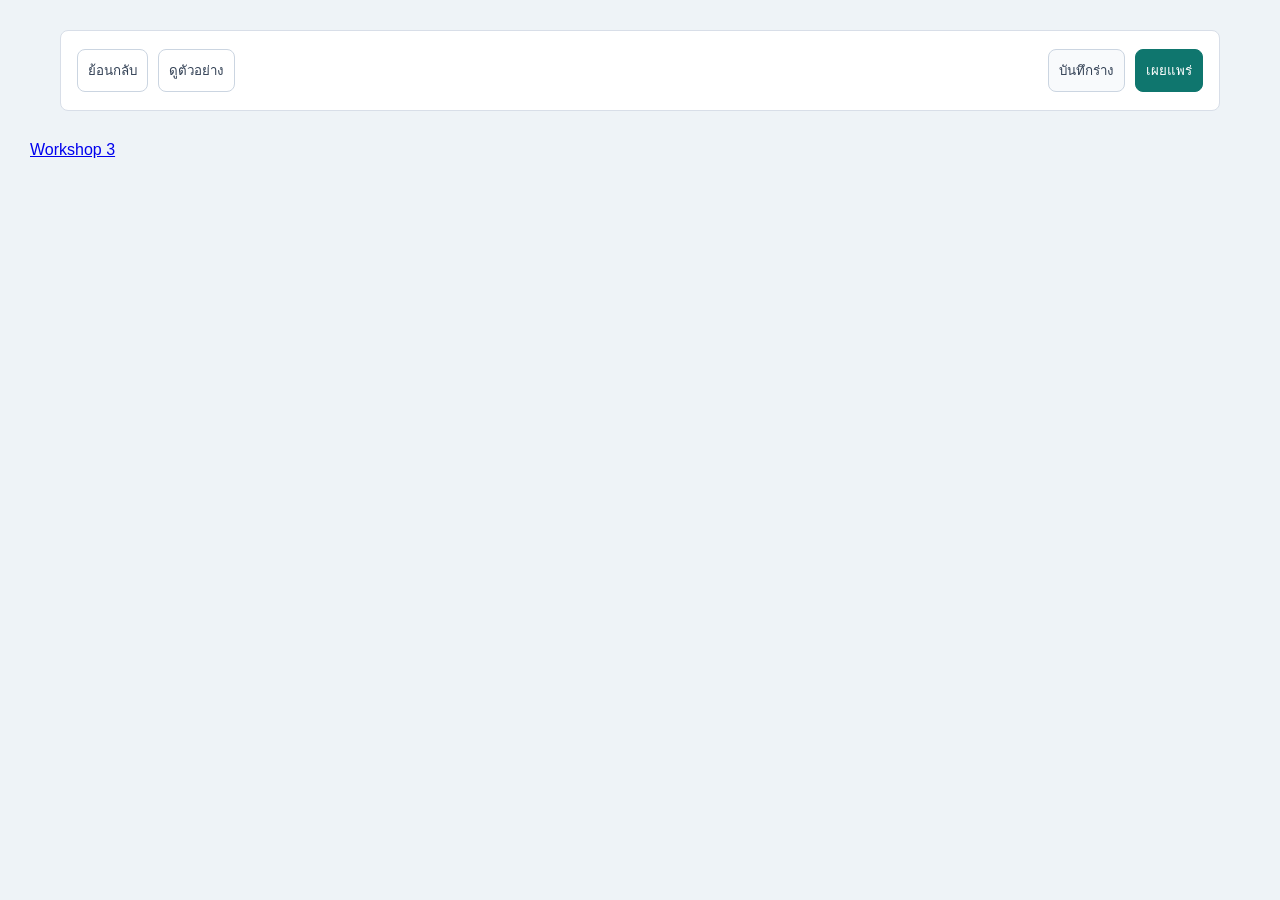
<file: workshop-2/index.html>
<!doctype html>
<html lang="en">
  <head>
    <meta charset="UTF-8" />
    <meta name="viewport" content="width=device-width, initial-scale=1.0" />
    <link rel="stylesheet" href="index.css" />
    <title>Workshop 2</title>
  </head>
  <body>
    <div class="panel">
      <div class="action-bar">
        <div class="action-group">
          <button>ย้อนกลับ</button>
          <button>ดูตัวอย่าง</button>
        </div>

        <div class="action-group">
          <button class="secondary">บันทึกร่าง</button>
          <button class="primary">เผยแพร่</button>
        </div>
      </div>
    </div>
    <a href="/workshop-3/index.html">Workshop 3</a>
  </body>
</html>
</file>
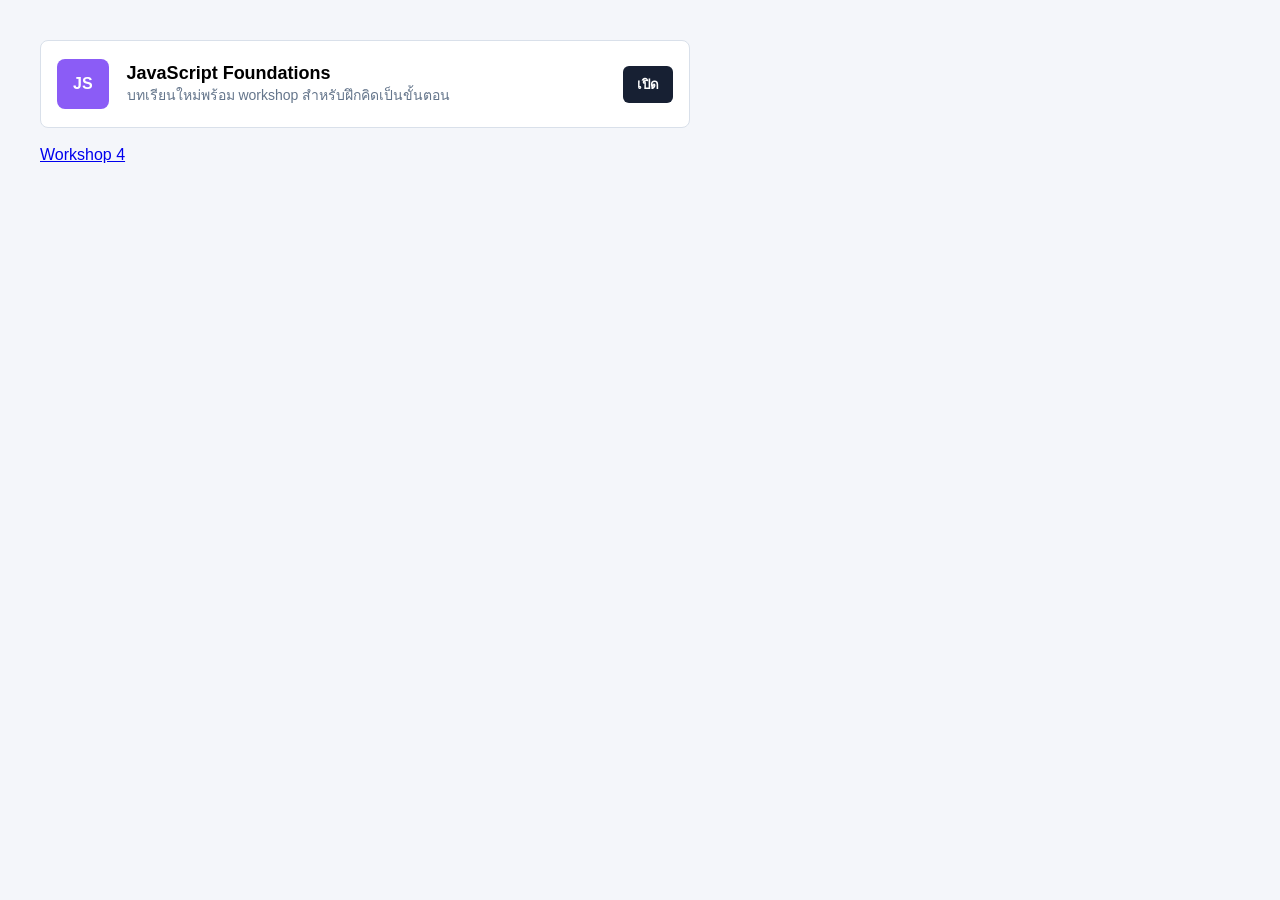
<file: workshop-3/index.html>
<!doctype html>
<html lang="en">
  <head>
    <meta charset="UTF-8" />
    <meta name="viewport" content="width=device-width, initial-scale=1.0" />
    <link rel="stylesheet" href="index.css" />
    <title>Workshop 3</title>
  </head>
  <body>
    <article class="media">
      <div class="avatar">JS</div>

      <div class="media__content">
        <p class="media__title">JavaScript Foundations</p>
        <p class="media__meta">
          บทเรียนใหม่พร้อม workshop สำหรับฝึกคิดเป็นขั้นตอน
        </p>
      </div>

      <button class="media__action">เปิด</button>
    </article>
    <br />
    <a href="/workshop-4/index.html">Workshop 4</a>
  </body>
</html>
</file>
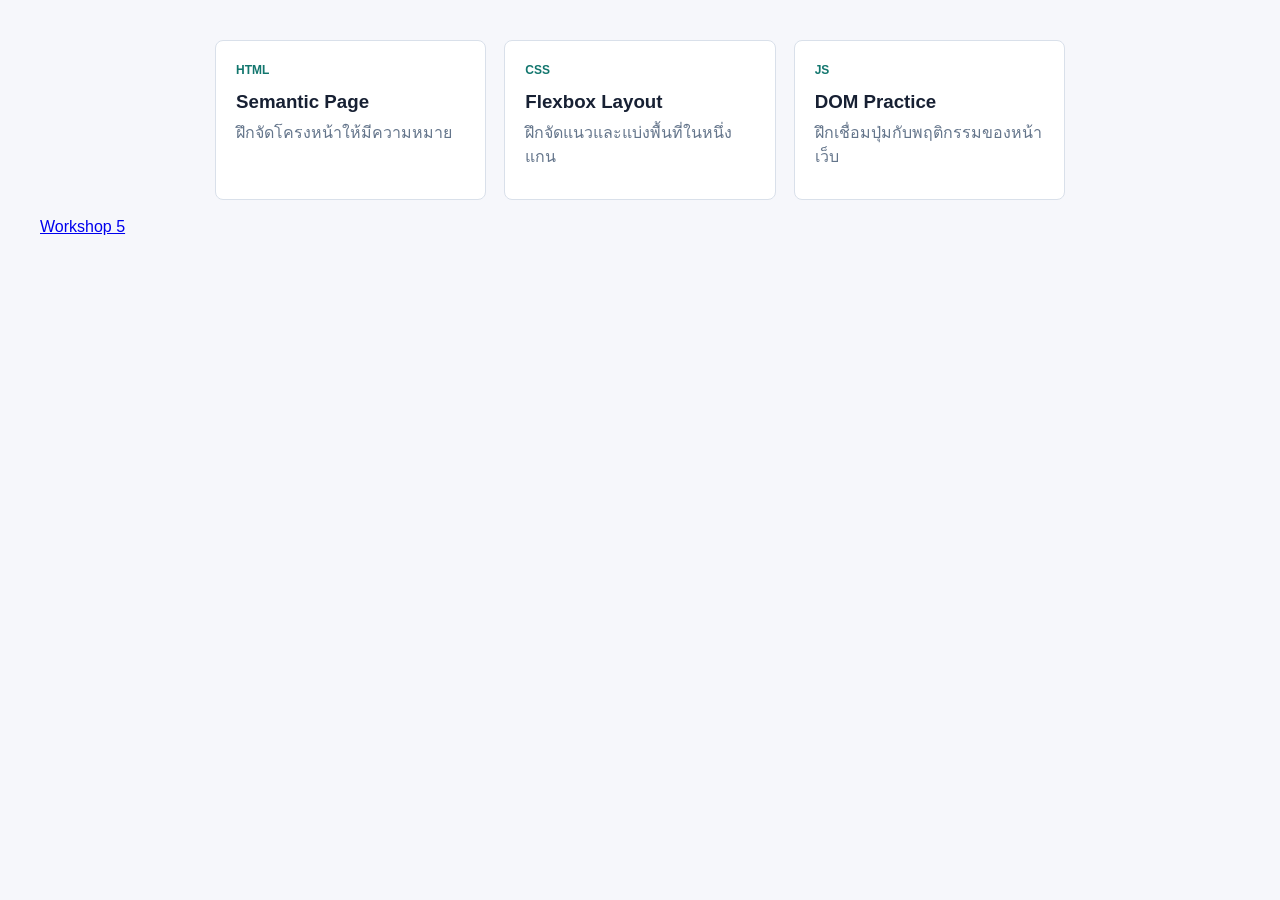
<file: workshop-4/index.html>
<!doctype html>
<html lang="en">
  <head>
    <meta charset="UTF-8" />
    <meta name="viewport" content="width=device-width, initial-scale=1.0" />
    <link rel="stylesheet" href="index.css" />
    <title>Workshop 4</title>
  </head>
  <body>
    <section class="card-list">
      <article class="card">
        <p class="card__eyebrow">HTML</p>
        <h3>Semantic Page</h3>
        <p>ฝึกจัดโครงหน้าให้มีความหมาย</p>
      </article>

      <article class="card">
        <p class="card__eyebrow">CSS</p>
        <h3>Flexbox Layout</h3>
        <p>ฝึกจัดแนวและแบ่งพื้นที่ในหนึ่งแกน</p>
      </article>

      <article class="card">
        <p class="card__eyebrow">JS</p>
        <h3>DOM Practice</h3>
        <p>ฝึกเชื่อมปุ่มกับพฤติกรรมของหน้าเว็บ</p>
      </article>
    </section>
    <br />
    <a href="/workshop-5/index.html">Workshop 5</a>
  </body>
</html>
</file>
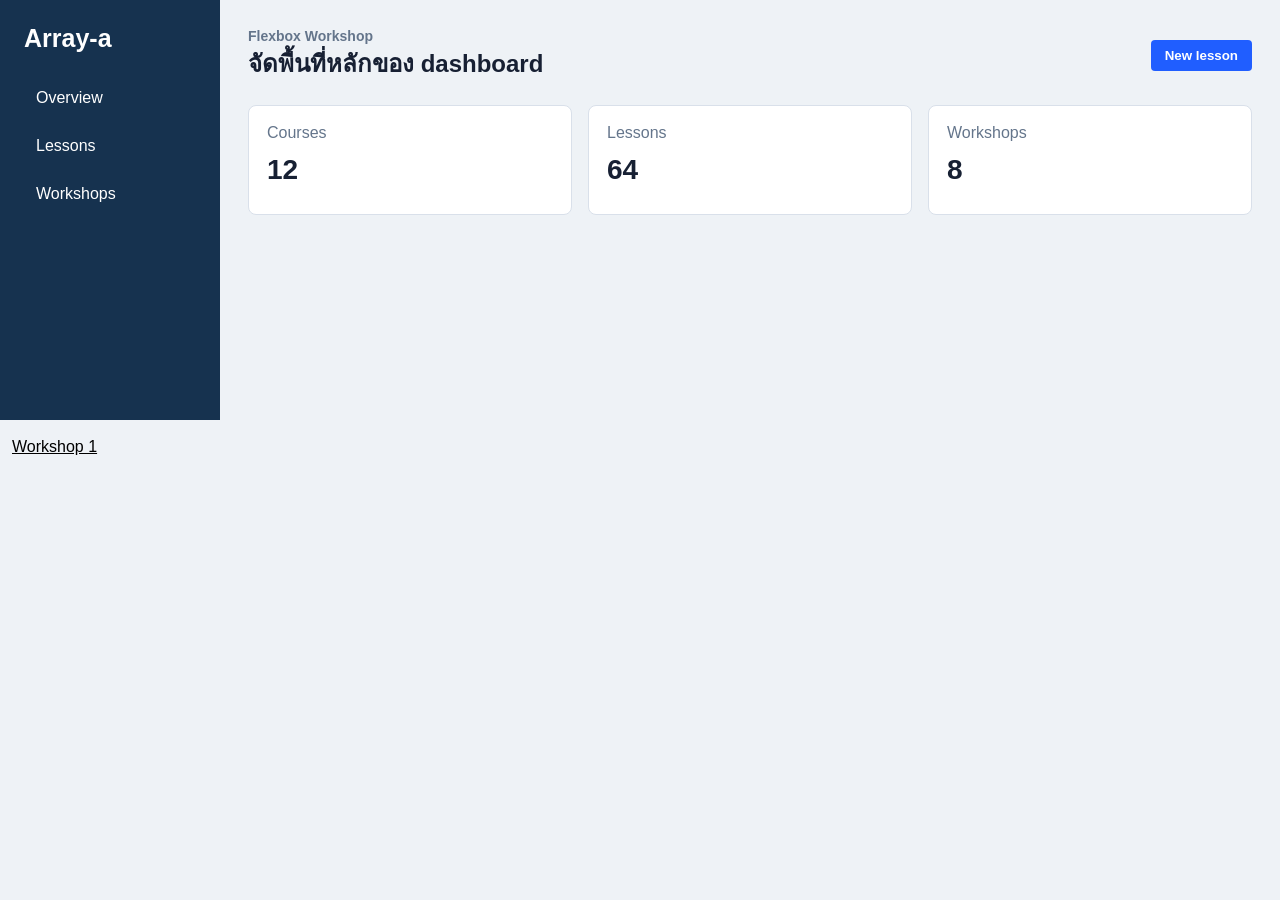
<file: workshop-5/index.html>
<!doctype html>
<html lang="en">
  <head>
    <meta charset="UTF-8" />
    <meta name="viewport" content="width=device-width, initial-scale=1.0" />
    <link rel="stylesheet" href="index.css" />
    <title>Workshop 5</title>
  </head>
  <body>
    <main class="dashboard">
      <aside class="sidebar">
        <p class="logo">Array-a</p>
        <a href="#">Overview</a>
        <a href="#">Lessons</a>
        <a href="#">Workshops</a>
      </aside>

      <section class="main">
        <div class="topbar">
          <div>
            <p class="label">Flexbox Workshop</p>
            <h1>จัดพื้นที่หลักของ dashboard</h1>
          </div>
          <button>New lesson</button>
        </div>

        <div class="summary">
          <article>Courses<br /><strong>12</strong></article>
          <article>Lessons<br /><strong>64</strong></article>
          <article>Workshops<br /><strong>8</strong></article>
        </div>
      </section>
    </main>
    <br />
    <div class="link-workshop">
      <a href="/workshop-1/index.html">Workshop 1</a>
    </div>
  </body>
</html>
</file>
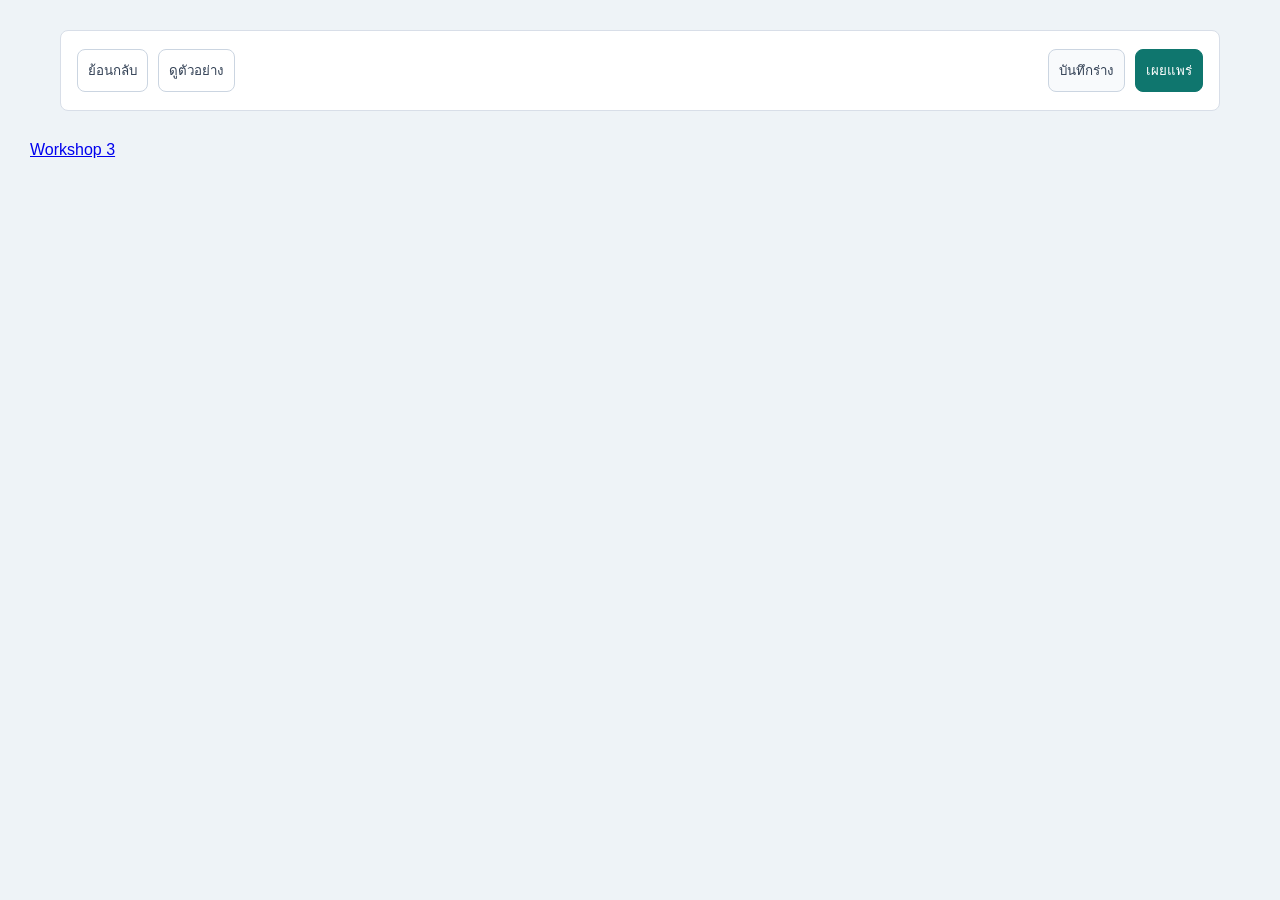
<file: ws-2.html>
<!doctype html>
<html lang="en">
  <head>
    <meta charset="UTF-8" />
    <meta name="viewport" content="width=device-width, initial-scale=1.0" />
    <link rel="stylesheet" href="ws-2.css" />
    <title>Workshop 2</title>
  </head>
  <body>
    <div class="panel">
      <div class="action-bar">
        <div class="action-group">
          <button>ย้อนกลับ</button>
          <button>ดูตัวอย่าง</button>
        </div>

        <div class="action-group">
          <button class="secondary">บันทึกร่าง</button>
          <button class="primary">เผยแพร่</button>
        </div>
      </div>
    </div>
    <a href="ws-3.html">Workshop 3</a>
  </body>
</html>
</file>
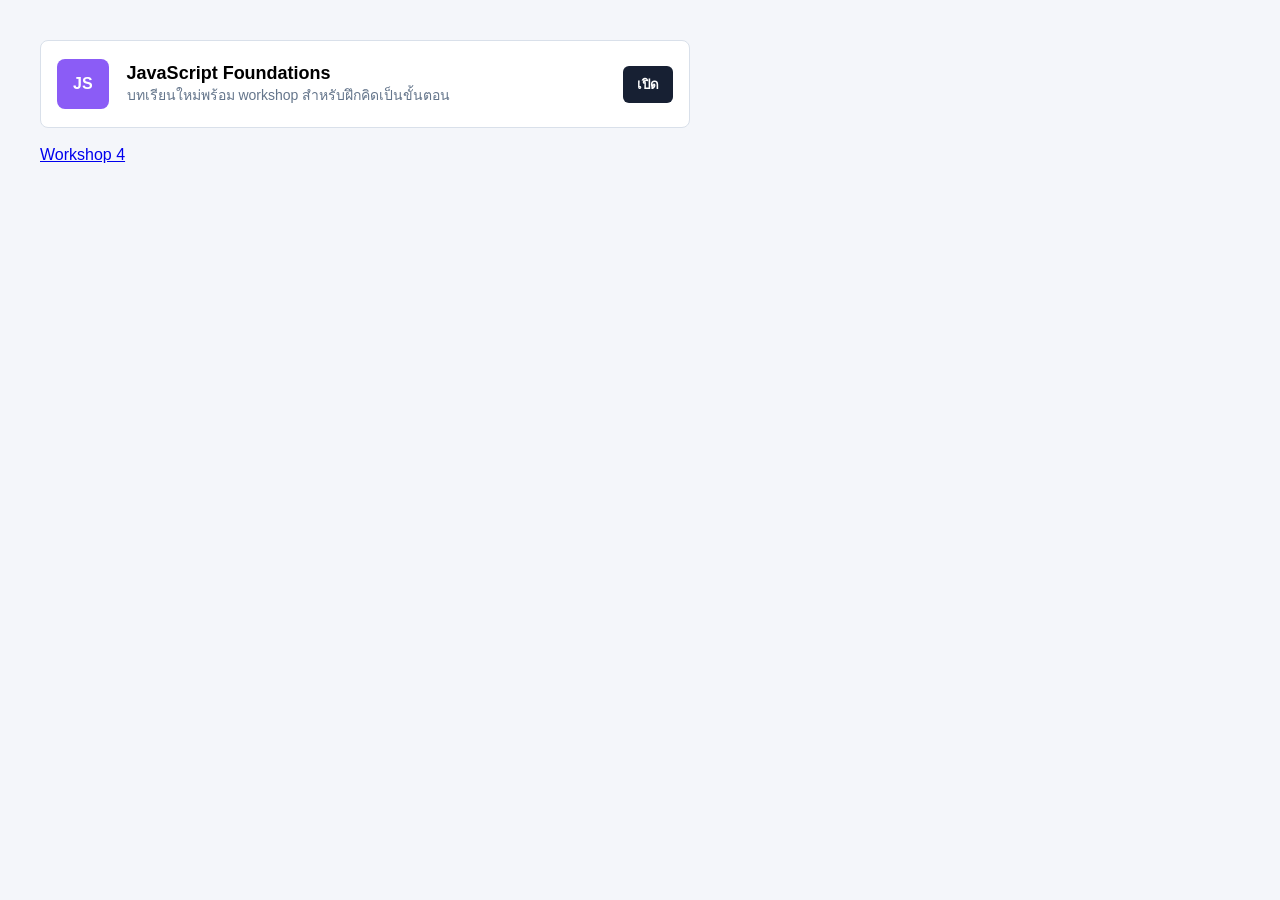
<file: ws-3.html>
<!doctype html>
<html lang="en">
  <head>
    <meta charset="UTF-8" />
    <meta name="viewport" content="width=device-width, initial-scale=1.0" />
    <link rel="stylesheet" href="ws-3.css" />
    <title>Workshop 3</title>
  </head>
  <body>
    <article class="media">
      <div class="avatar">JS</div>

      <div class="media__content">
        <p class="media__title">JavaScript Foundations</p>
        <p class="media__meta">
          บทเรียนใหม่พร้อม workshop สำหรับฝึกคิดเป็นขั้นตอน
        </p>
      </div>

      <button class="media__action">เปิด</button>
    </article>
    <br />
    <a href="ws-4.html">Workshop 4</a>
  </body>
</html>
</file>
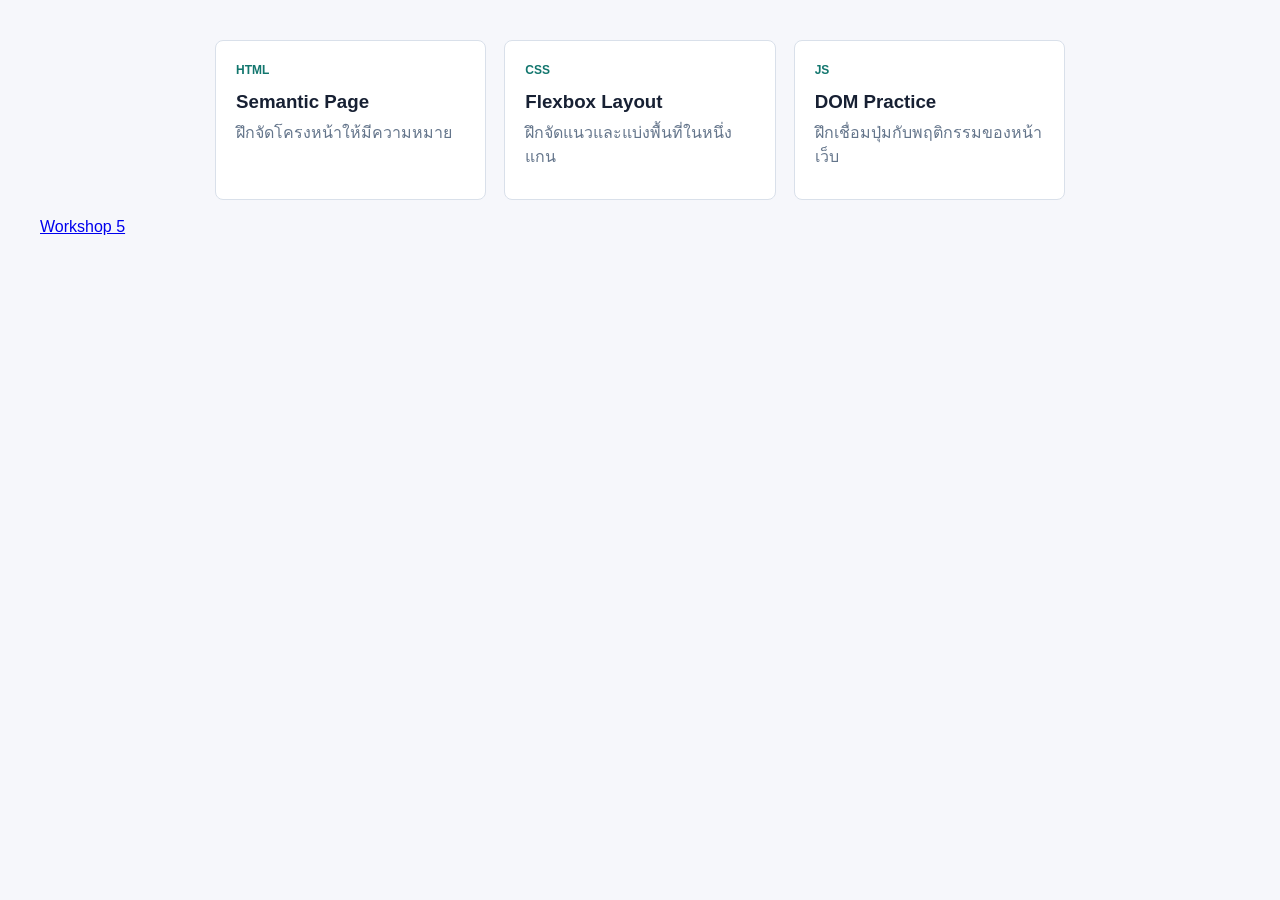
<file: ws-4.html>
<!doctype html>
<html lang="en">
  <head>
    <meta charset="UTF-8" />
    <meta name="viewport" content="width=device-width, initial-scale=1.0" />
    <link rel="stylesheet" href="ws-4.css" />
    <title>Workshop 4</title>
  </head>
  <body>
    <section class="card-list">
      <article class="card">
        <p class="card__eyebrow">HTML</p>
        <h3>Semantic Page</h3>
        <p>ฝึกจัดโครงหน้าให้มีความหมาย</p>
      </article>

      <article class="card">
        <p class="card__eyebrow">CSS</p>
        <h3>Flexbox Layout</h3>
        <p>ฝึกจัดแนวและแบ่งพื้นที่ในหนึ่งแกน</p>
      </article>

      <article class="card">
        <p class="card__eyebrow">JS</p>
        <h3>DOM Practice</h3>
        <p>ฝึกเชื่อมปุ่มกับพฤติกรรมของหน้าเว็บ</p>
      </article>
    </section>
    <br />
    <a href="ws-5.html">Workshop 5</a>
  </body>
</html>
</file>
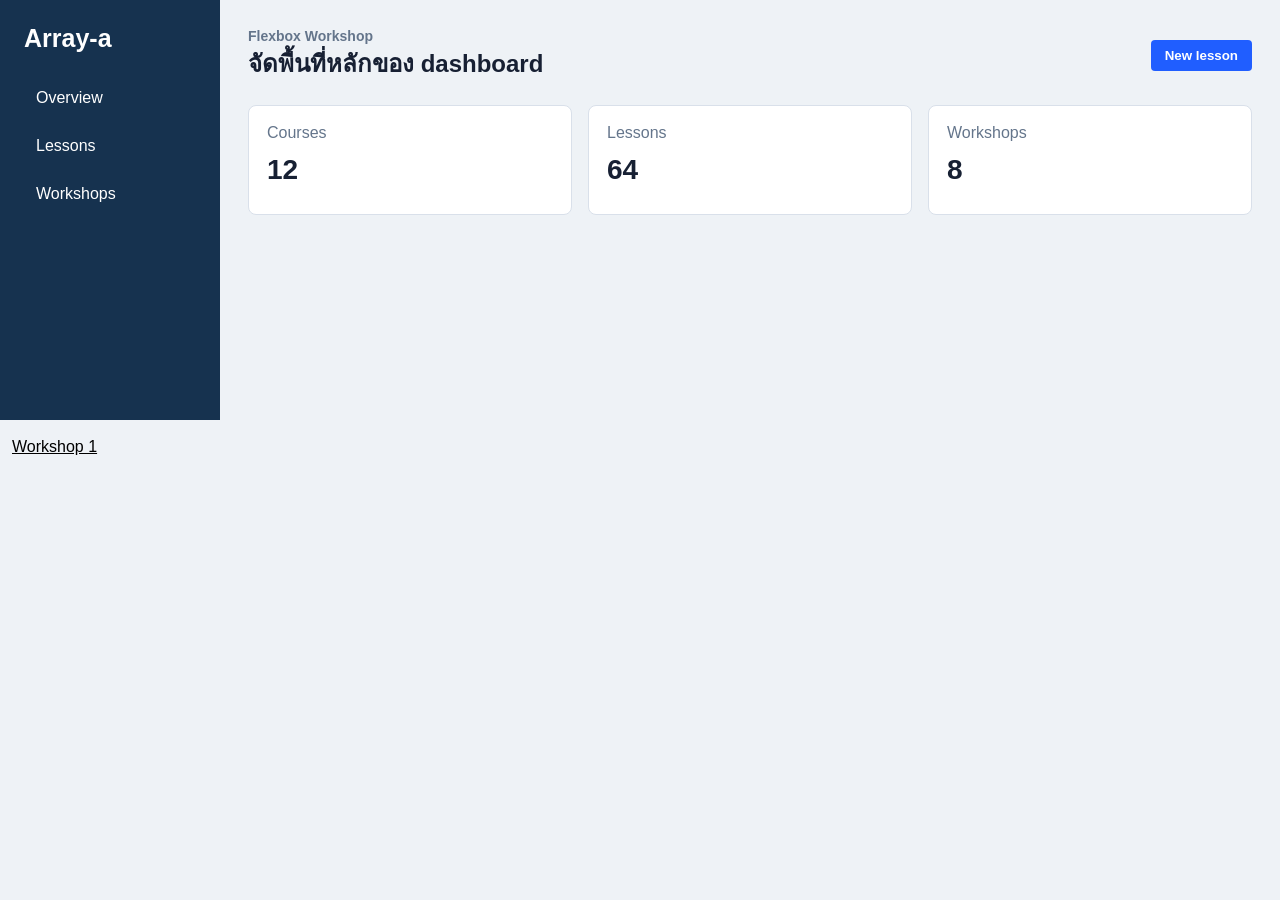
<file: ws-5.html>
<!doctype html>
<html lang="en">
  <head>
    <meta charset="UTF-8" />
    <meta name="viewport" content="width=device-width, initial-scale=1.0" />
    <link rel="stylesheet" href="ws-5.css" />
    <title>Workshop 5</title>
  </head>
  <body>
    <main class="dashboard">
      <aside class="sidebar">
        <p class="logo">Array-a</p>
        <a href="#">Overview</a>
        <a href="#">Lessons</a>
        <a href="#">Workshops</a>
      </aside>

      <section class="main">
        <div class="topbar">
          <div>
            <p class="label">Flexbox Workshop</p>
            <h1>จัดพื้นที่หลักของ dashboard</h1>
          </div>
          <button>New lesson</button>
        </div>

        <div class="summary">
          <article>Courses<br /><strong>12</strong></article>
          <article>Lessons<br /><strong>64</strong></article>
          <article>Workshops<br /><strong>8</strong></article>
        </div>
      </section>
    </main>
    <br />
    <div class="link-workshop">
      <a href="index.html">Workshop 1</a>
    </div>
  </body>
</html>
</file>
<file: workshop-2/index.css>
* {
    margin: 0px;
    padding: 0px;
    box-sizing: border-box;

    /* border: 1px solid; */
}

body {
    background: #eef3f7;
    font-family: Arial, Helvetica, sans-serif;
    margin: 30px;
}

.panel {
    background: white;
    margin: 30px;
    border: 1px solid #d8dee8;
    border-radius: 8px;
    padding: 18px 16px;

}

.action-bar {
    display: flex;
    align-items: center;
    justify-content: space-between;
    gap: 16px;

}

.action-group {
    display: flex;
    align-items: center;
    gap: 10px;
}

button {
    color: #334155;
    background: white;
    padding: 10px;
    border-radius: 8px;
    border: 1px solid #cbd5e1;
    font-weight: 500;
}

.secondary{
    background: #f8fafc;
}

.primary {
    color: #ffffff;
    background: #0f766e;
    border-color: #0f766e;
}
</file>
<file: workshop-3/index.css>
* {
    margin: 0px;
    padding: 0px;
    box-sizing: border-box;

    /* border: 1px solid; */
}

body {
    margin: 40px;
    font-family: Arial, Helvetica, sans-serif;
    background: #f4f6fa;
}

.media {
    display: flex;
    align-items: center;
    max-width: 650px;
    background: white;
    border: 1px solid #d9e0ea;
    border-radius: 8px;
    padding: 18px 16px;
    gap: 18px;
}

.avatar {
    display: flex;
    align-items: center;
    justify-content: center;
    background: #8b5cf6;
    color: white;
    padding: 16px 16px;
    border-radius: 8px;
    font-weight: 600;
}

.media__content {
    flex: 1;
}

.media__title {
    font-weight: 600;
    font-size: 18px;
}

.media__meta {
    color: #64758b;
    font-size: 14px;
}

.media__action {
    background: #172033;
    color: white;
    border: 0;
    border-radius: 6px;
    padding: 8px 14px;
    font-weight: 600;
}
</file>
<file: workshop-4/index.css>
* {
    margin: 0px;
    padding: 0px;
    box-sizing: border-box;

    /* border: 1px solid; */
}

body {
    font-family: Arial, Helvetica, sans-serif;
    margin: 40px;
    background: #f6f7fb;
}

.card-list {
    display: flex;
    flex-wrap: wrap;
    gap: 18px;
    max-width: 850px;
    margin: 0 auto;
}

.card {
    flex: 1 1 180px;
    min-height: 160px;
    background: white;
    padding: 20px;
    border: 1px solid #d9e0ea;
    border-radius: 8px;
}

.card__eyebrow {
    font-size: 12px;
    font-weight: 600;
    color: #12766e;
    margin: 0 0 12px;
}

h3 {
    color: #172033;
    margin: 0 0 8px;
}

p {
    color: #64758b;
    line-height: 1.5;
}
</file>
<file: workshop-5/index.css>
* {
    margin: 0px;
    padding: 0px;
    box-sizing: border-box;

    /* border: 1px solid; */
}

body {
    font-family: Arial, Helvetica, sans-serif;
    background: #eef2f6;
}

.dashboard {
    display: flex;
    min-height: 420px;
}

.sidebar {
    flex: 0 0 220px;
    background: #16324f;

    display: flex;
    flex-direction: column;
    gap: 10px;
    padding: 24px;
}

.sidebar p {
    color: white;
    font-size: 25px;
    font-weight: 600;

    margin: 0 0 16px;
}

a {
    text-decoration: none;
    color: white;

    padding: 10px 12px;
    border-radius: 6px;
}

a:hover {
  background: rgba(255, 255, 255, 0.12);
}

.main {
    flex: 1;
    background: #eef2f6;
    padding: 28px;
}

.topbar {
    display: flex;
    align-items: center;
    justify-content: space-between;
    gap: 20px;
    margin-bottom: 22px;
}

.label {
    color: #64758b;
    font-size: 14px;
    font-weight: 600;
}

h1 {
    color: #172033;
    
}

button {
    background: #205eff;
    color: white;
    border: 0;
    border-radius: 4px;
    padding: 8px 14px;
    font-weight: 700;
}

.summary {
    border: 0px solid #d9e0ea;
    border-radius: 8px;

    display: flex;
    gap: 16px;
}

article {
    color: #64758b;

    flex: 1;
    min-height: 110px;
    padding: 18px;
    border: 1px solid #d9e0ea;
    border-radius: 8px;
    background: white;
}

strong {
    color: #172033;
    font-size: 26px;

    display: block;
    margin-top: 12px;
    font-size: 28px;
}

.link-workshop a {
    color: black;
    text-decoration: underline;
}
</file>
<file: ws-2.css>
* {
    margin: 0px;
    padding: 0px;
    box-sizing: border-box;

    /* border: 1px solid; */
}

body {
    background: #eef3f7;
    font-family: Arial, Helvetica, sans-serif;
    margin: 30px;
}

.panel {
    background: white;
    margin: 30px;
    border: 1px solid #d8dee8;
    border-radius: 8px;
    padding: 18px 16px;

}

.action-bar {
    display: flex;
    align-items: center;
    justify-content: space-between;
    gap: 16px;

}

.action-group {
    display: flex;
    align-items: center;
    gap: 10px;
}

button {
    color: #334155;
    background: white;
    padding: 10px;
    border-radius: 8px;
    border: 1px solid #cbd5e1;
    font-weight: 500;
}

.secondary{
    background: #f8fafc;
}

.primary {
    color: #ffffff;
    background: #0f766e;
    border-color: #0f766e;
}
</file>
<file: ws-3.css>
* {
    margin: 0px;
    padding: 0px;
    box-sizing: border-box;

    /* border: 1px solid; */
}

body {
    margin: 40px;
    font-family: Arial, Helvetica, sans-serif;
    background: #f4f6fa;
}

.media {
    display: flex;
    align-items: center;
    max-width: 650px;
    background: white;
    border: 1px solid #d9e0ea;
    border-radius: 8px;
    padding: 18px 16px;
    gap: 18px;
}

.avatar {
    display: flex;
    align-items: center;
    justify-content: center;
    background: #8b5cf6;
    color: white;
    padding: 16px 16px;
    border-radius: 8px;
    font-weight: 600;
}

.media__content {
    flex: 1;
}

.media__title {
    font-weight: 600;
    font-size: 18px;
}

.media__meta {
    color: #64758b;
    font-size: 14px;
}

.media__action {
    background: #172033;
    color: white;
    border: 0;
    border-radius: 6px;
    padding: 8px 14px;
    font-weight: 600;
}
</file>
<file: ws-4.css>
* {
    margin: 0px;
    padding: 0px;
    box-sizing: border-box;

    /* border: 1px solid; */
}

body {
    font-family: Arial, Helvetica, sans-serif;
    margin: 40px;
    background: #f6f7fb;
}

.card-list {
    display: flex;
    flex-wrap: wrap;
    gap: 18px;
    max-width: 850px;
    margin: 0 auto;
}

.card {
    flex: 1 1 180px;
    min-height: 160px;
    background: white;
    padding: 20px;
    border: 1px solid #d9e0ea;
    border-radius: 8px;
}

.card__eyebrow {
    font-size: 12px;
    font-weight: 600;
    color: #12766e;
    margin: 0 0 12px;
}

h3 {
    color: #172033;
    margin: 0 0 8px;
}

p {
    color: #64758b;
    line-height: 1.5;
}
</file>
<file: ws-5.css>
* {
    margin: 0px;
    padding: 0px;
    box-sizing: border-box;

    /* border: 1px solid; */
}

body {
    font-family: Arial, Helvetica, sans-serif;
    background: #eef2f6;
}

.dashboard {
    display: flex;
    min-height: 420px;
}

.sidebar {
    flex: 0 0 220px;
    background: #16324f;

    display: flex;
    flex-direction: column;
    gap: 10px;
    padding: 24px;
}

.sidebar p {
    color: white;
    font-size: 25px;
    font-weight: 600;

    margin: 0 0 16px;
}

a {
    text-decoration: none;
    color: white;

    padding: 10px 12px;
    border-radius: 6px;
}

a:hover {
  background: rgba(255, 255, 255, 0.12);
}

.main {
    flex: 1;
    background: #eef2f6;
    padding: 28px;
}

.topbar {
    display: flex;
    align-items: center;
    justify-content: space-between;
    gap: 20px;
    margin-bottom: 22px;
}

.label {
    color: #64758b;
    font-size: 14px;
    font-weight: 600;
}

h1 {
    color: #172033;
    
}

button {
    background: #205eff;
    color: white;
    border: 0;
    border-radius: 4px;
    padding: 8px 14px;
    font-weight: 700;
}

.summary {
    border: 0px solid #d9e0ea;
    border-radius: 8px;

    display: flex;
    gap: 16px;
}

article {
    color: #64758b;

    flex: 1;
    min-height: 110px;
    padding: 18px;
    border: 1px solid #d9e0ea;
    border-radius: 8px;
    background: white;
}

strong {
    color: #172033;
    font-size: 26px;

    display: block;
    margin-top: 12px;
    font-size: 28px;
}

.link-workshop a {
    color: black;
    text-decoration: underline;
}
</file>
